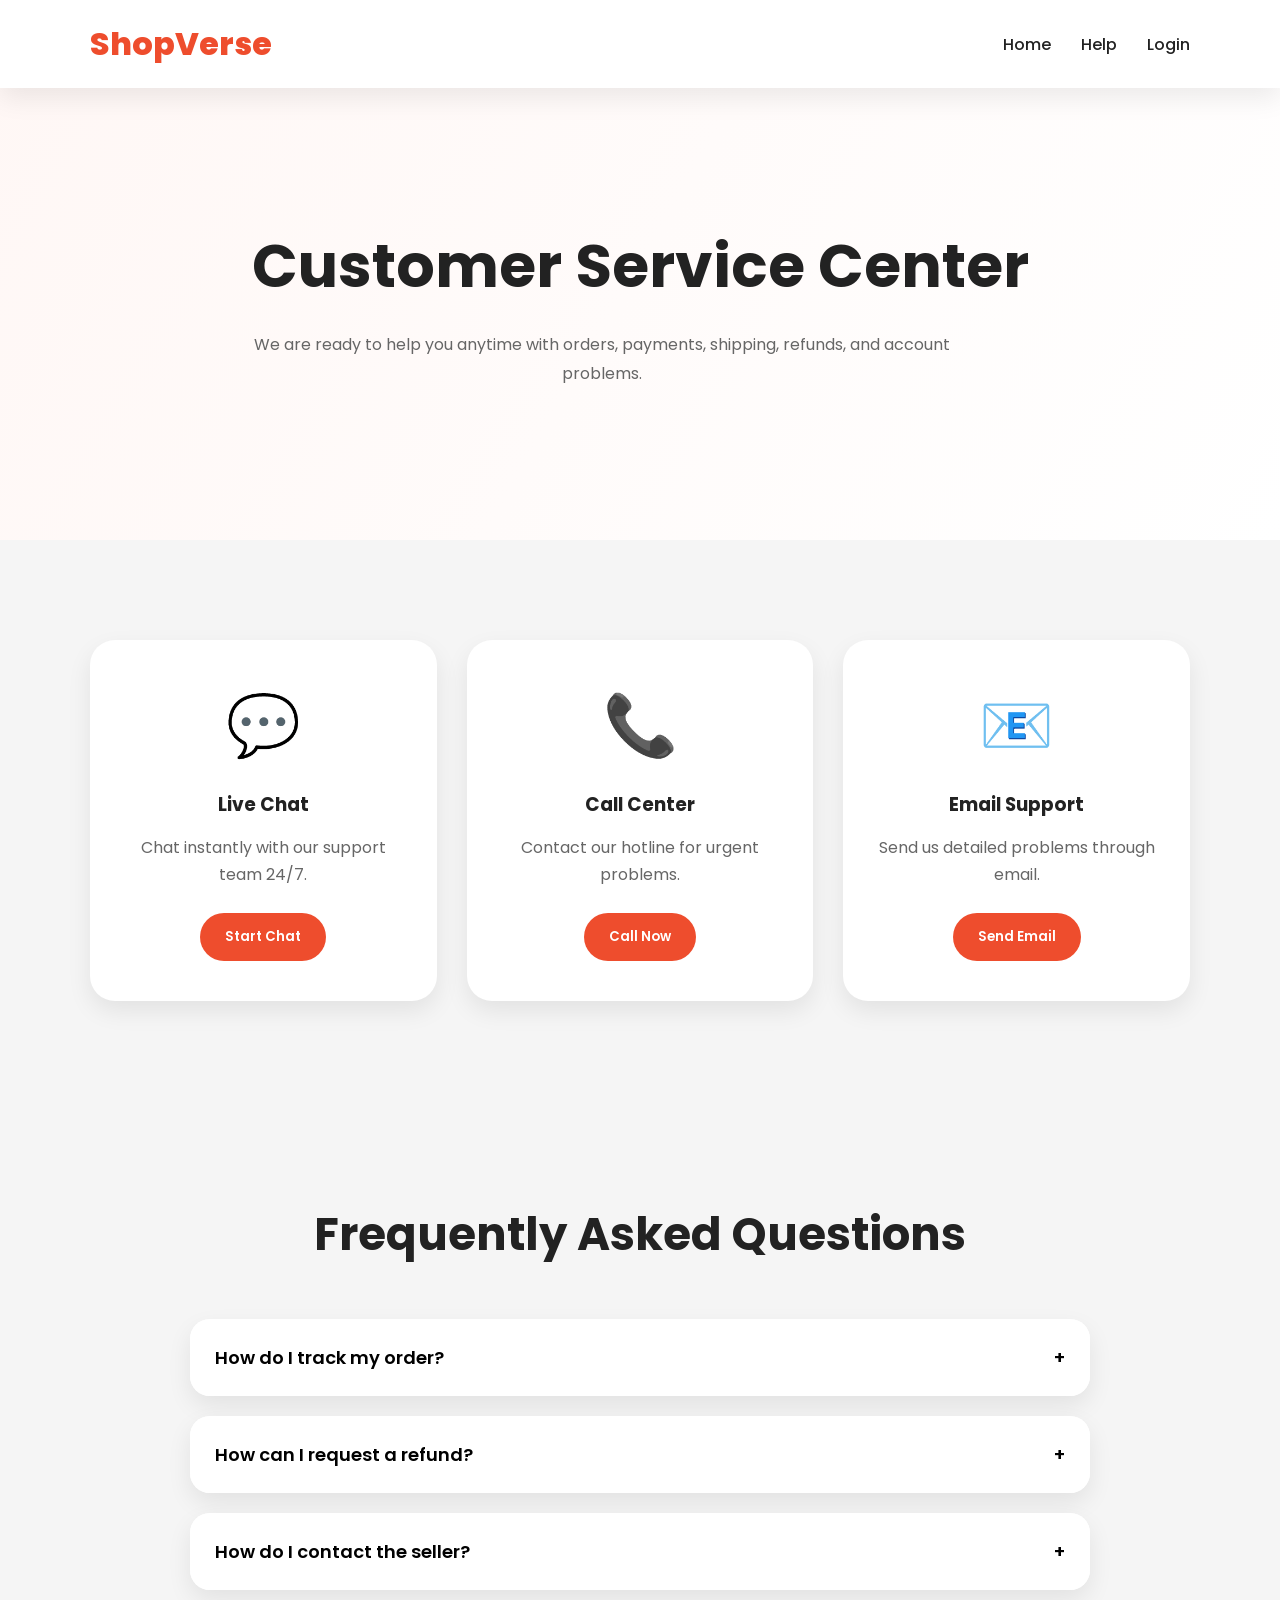
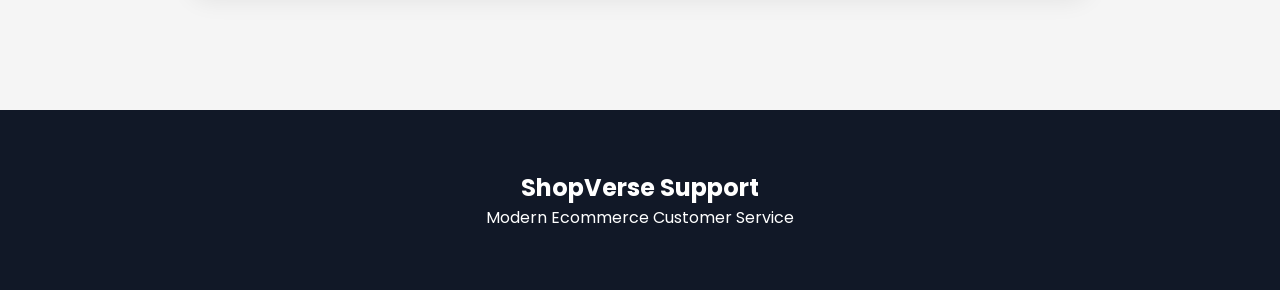
<file: customer-service.html>
<!doctype html>
<html lang="en">
  <head>
    <meta charset="UTF-8" />

    <meta name="viewport" content="width=device-width, initial-scale=1.0" />

    <title>Customer Service | ShopVerse</title>

    <!-- GOOGLE FONT -->
    <link rel="preconnect" href="https://fonts.googleapis.com" />

    <link rel="preconnect" href="https://fonts.gstatic.com" crossorigin />

    <link
      href="https://fonts.googleapis.com/css2?family=Poppins:wght@300;400;500;600;700;800&display=swap"
      rel="stylesheet"
    />

    <!-- CSS -->
    <link rel="stylesheet" href="customer-service.css" />
  </head>

  <body>
    <!-- HEADER -->
    <header>
      <div class="navbar">
        <a href="index.html" class="logo"> ShopVerse </a>

        <div class="nav-links">
          <a href="index.html"> Home </a>

          <a href="help.html"> Help </a>

          <a href="login.html"> Login </a>
        </div>
      </div>
    </header>

    <!-- HERO -->
    <section class="hero">
      <div class="hero-content">
        <h1>Customer Service Center</h1>

        <p>
          We are ready to help you anytime with orders, payments, shipping,
          refunds, and account problems.
        </p>
      </div>
    </section>

    <!-- SUPPORT CARDS -->
    <section class="support-section">
      <div class="support-grid">
        <!-- CARD -->
        <div class="support-card">
          <div class="icon">💬</div>

          <h3>Live Chat</h3>

          <p>Chat instantly with our support team 24/7.</p>

          <button class="support-btn">Start Chat</button>
        </div>

        <!-- CARD -->
        <div class="support-card">
          <div class="icon">📞</div>

          <h3>Call Center</h3>

          <p>Contact our hotline for urgent problems.</p>

          <button class="support-btn">Call Now</button>
        </div>

        <!-- CARD -->
        <div class="support-card">
          <div class="icon">📧</div>

          <h3>Email Support</h3>

          <p>Send us detailed problems through email.</p>

          <button class="support-btn">Send Email</button>
        </div>
      </div>
    </section>

    <!-- FAQ -->
    <section class="faq-section">
      <h2>Frequently Asked Questions</h2>

      <div class="faq-container">
        <!-- FAQ -->
        <div class="faq-item">
          <button class="faq-question">
            How do I track my order?

            <span> + </span>
          </button>

          <div class="faq-answer">
            <p>
              You can track your order inside your account dashboard under "My
              Orders".
            </p>
          </div>
        </div>

        <!-- FAQ -->
        <div class="faq-item">
          <button class="faq-question">
            How can I request a refund?

            <span> + </span>
          </button>

          <div class="faq-answer">
            <p>
              Refund requests can be submitted within 7 days after receiving the
              product.
            </p>
          </div>
        </div>

        <!-- FAQ -->
        <div class="faq-item">
          <button class="faq-question">
            How do I contact the seller?

            <span> + </span>
          </button>

          <div class="faq-answer">
            <p>Open the product page and click the "Chat Seller" button.</p>
          </div>
        </div>
      </div>
    </section>

    <!-- FOOTER -->
    <footer>
      <h2>ShopVerse Support</h2>

      <p>Modern Ecommerce Customer Service</p>
    </footer>

    <!-- JAVASCRIPT -->
    <script src="customer-service.js"></script>
  </body>
</html>
</file>
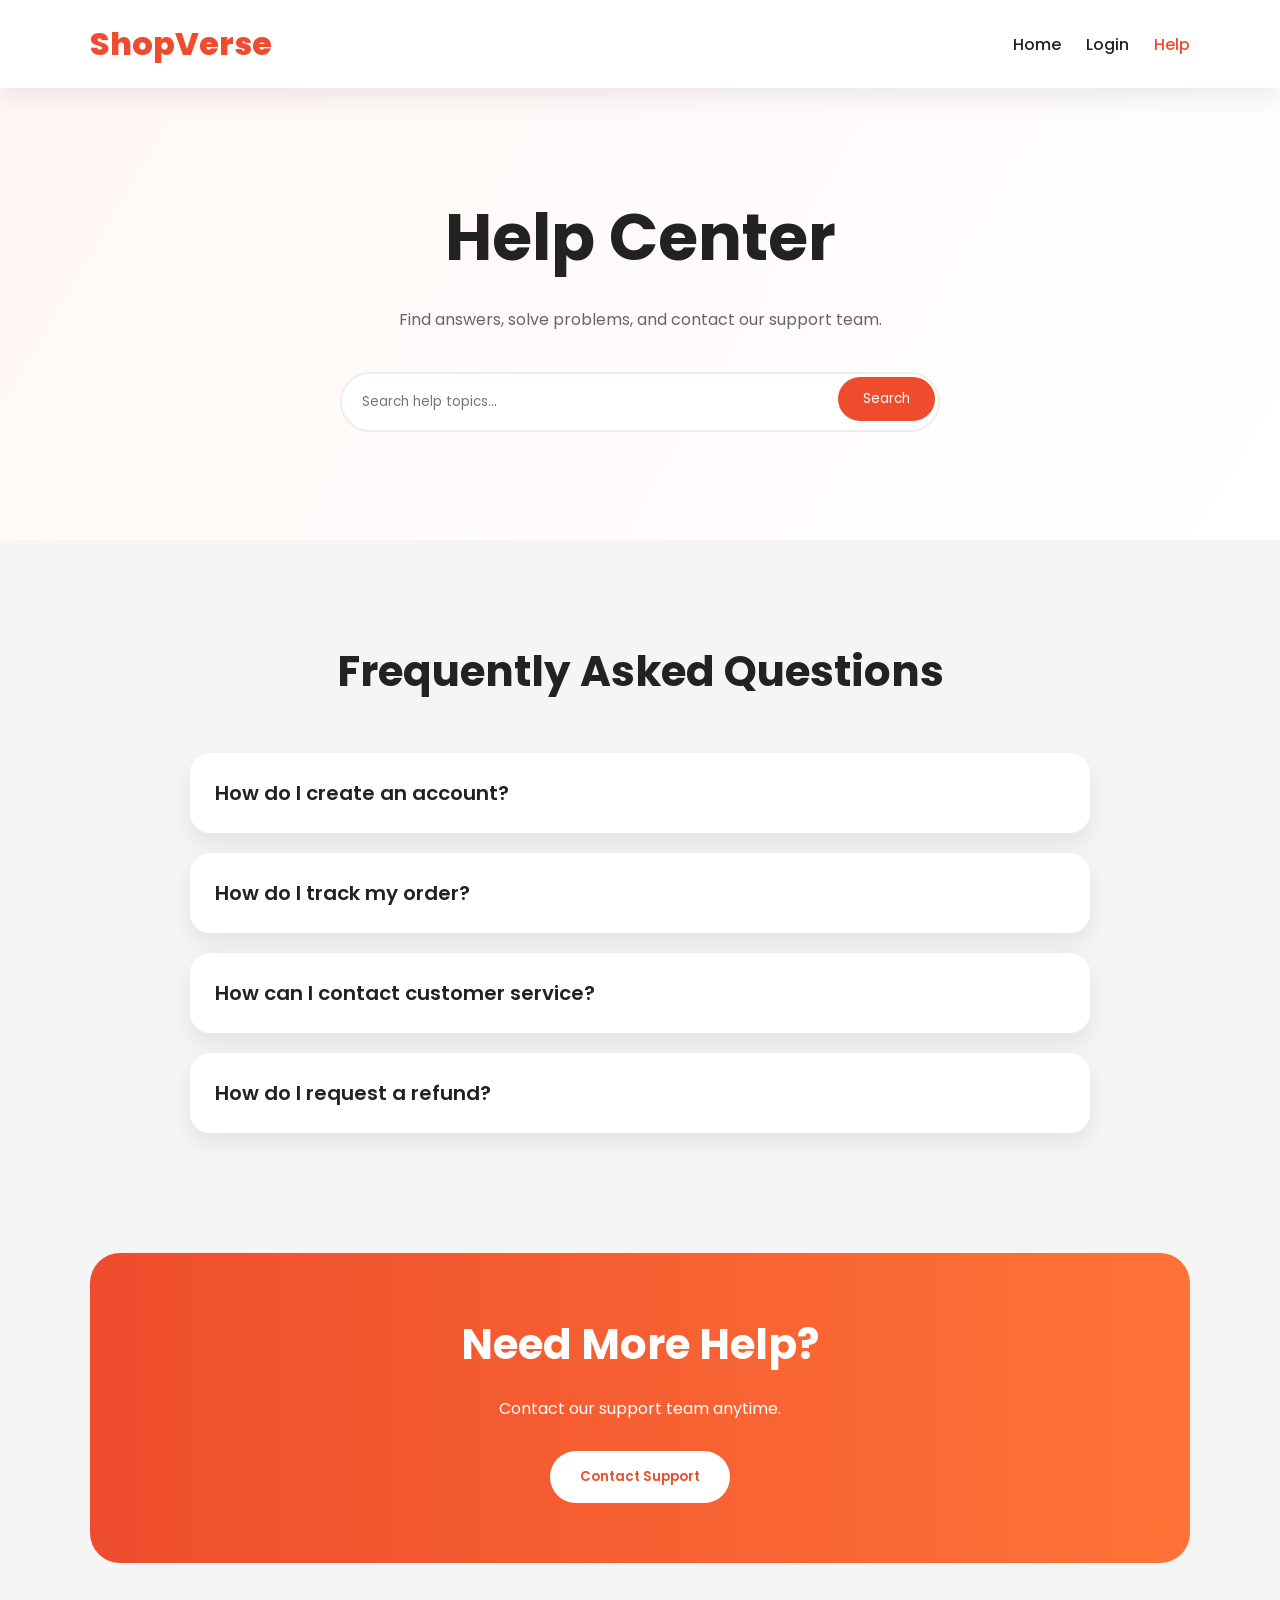
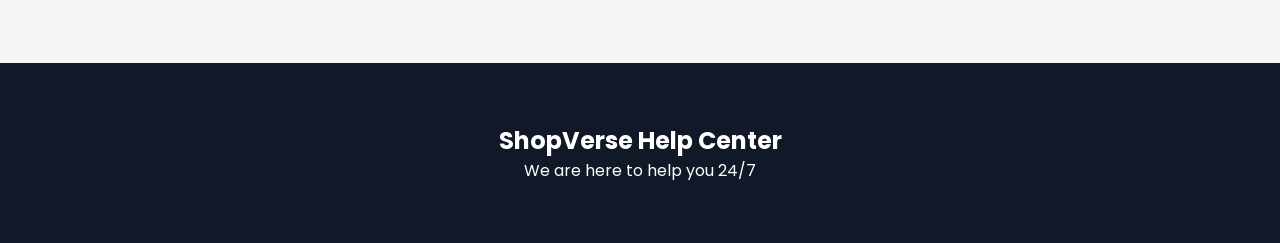
<file: help.html>
<!doctype html>
<html lang="en">
  <head>
    <meta charset="UTF-8" />
    <meta name="viewport" content="width=device-width, initial-scale=1.0" />

    <title>Help Center - ShopVerse</title>

    <!-- GOOGLE FONT -->
    <link rel="preconnect" href="https://fonts.googleapis.com" />
    <link rel="preconnect" href="https://fonts.gstatic.com" crossorigin />

    <link
      href="https://fonts.googleapis.com/css2?family=Poppins:wght@300;400;500;600;700;800&display=swap"
      rel="stylesheet"
    />

    <!-- CSS -->
    <link rel="stylesheet" href="help.css" />
  </head>

  <body>
    <!-- HEADER -->
    <header>
      <div class="navbar">
        <a href="index.html" class="logo"> ShopVerse </a>

        <div class="nav-links">
          <a href="index.html">Home</a>
          <a href="login.html">Login</a>
          <a href="help.html" class="active"> Help </a>
        </div>
      </div>
    </header>

    <!-- HERO -->
    <section class="hero">
      <h1>Help Center</h1>

      <p>Find answers, solve problems, and contact our support team.</p>

      <div class="search-box">
        <input
          type="text"
          id="searchInput"
          placeholder="Search help topics..."
        />

        <button id="searchBtn">Search</button>
      </div>
    </section>

    <!-- FAQ -->
    <section class="faq-section">
      <div class="section-title">
        <h2>Frequently Asked Questions</h2>
      </div>

      <div class="faq-container">
        <!-- FAQ ITEM -->
        <div class="faq-item">
          <div class="faq-question">How do I create an account?</div>

          <div class="faq-answer">
            You can create an account by clicking the Register button on the
            Login page.
          </div>
        </div>

        <!-- FAQ ITEM -->
        <div class="faq-item">
          <div class="faq-question">How do I track my order?</div>

          <div class="faq-answer">
            Open your account dashboard and go to Order History to track your
            shipment.
          </div>
        </div>

        <!-- FAQ ITEM -->
        <div class="faq-item">
          <div class="faq-question">How can I contact customer service?</div>

          <div class="faq-answer">
            You can contact us through live chat, email, or our customer service
            hotline.
          </div>
        </div>

        <!-- FAQ ITEM -->
        <div class="faq-item">
          <div class="faq-question">How do I request a refund?</div>

          <div class="faq-answer">
            Refund requests can be submitted from the order details page within
            7 days.
          </div>
        </div>
      </div>
    </section>

    <!-- CONTACT -->
    <section class="contact-section">
      <div class="contact-card">
        <h2>Need More Help?</h2>

        <p>Contact our support team anytime.</p>

        <button id="contactBtn">Contact Support</button>
      </div>
    </section>

    <!-- FOOTER -->
    <footer>
      <h2>ShopVerse Help Center</h2>

      <p>We are here to help you 24/7</p>
    </footer>

    <!-- JAVASCRIPT -->
    <script src="help.js"></script>
  </body>
</html>
</file>
<file: customer-service.css>
* {
  margin: 0;
  padding: 0;
  box-sizing: border-box;
  font-family: "Poppins", sans-serif;
}

:root {
  --primary: #ee4d2d;
  --secondary: #ff7337;
  --dark: #111827;
  --light: #f5f5f5;
}

body {
  background: var(--light);
  color: #222;
}

/* HEADER */
header {
  position: fixed;
  top: 0;
  left: 0;
  width: 100%;
  z-index: 1000;
}

.navbar {
  background: white;

  padding: 20px 7%;

  display: flex;
  justify-content: space-between;
  align-items: center;

  box-shadow: 0 10px 25px rgba(0, 0, 0, 0.08);
}

.logo {
  font-size: 32px;
  font-weight: 800;

  color: var(--primary);

  text-decoration: none;
}

.nav-links {
  display: flex;
  gap: 30px;
}

.nav-links a {
  text-decoration: none;
  color: #222;

  font-weight: 500;
}

/* HERO */
.hero {
  min-height: 60vh;

  display: flex;
  justify-content: center;
  align-items: center;

  text-align: center;

  padding: 150px 7% 80px;

  background: linear-gradient(120deg, #fff7f5, white);
}

.hero-content h1 {
  font-size: 60px;

  margin-bottom: 20px;
}

.hero-content p {
  max-width: 700px;

  color: #666;

  line-height: 1.8;
}

/* SUPPORT */
.support-section {
  padding: 100px 7%;
}

.support-grid {
  display: grid;

  grid-template-columns: repeat(auto-fit, minmax(250px, 1fr));

  gap: 30px;
}

.support-card {
  background: white;

  padding: 40px 30px;

  border-radius: 25px;

  text-align: center;

  box-shadow: 0 10px 25px rgba(0, 0, 0, 0.08);

  transition: 0.3s;
}

.support-card:hover {
  transform: translateY(-10px);
}

.icon {
  font-size: 60px;

  margin-bottom: 20px;
}

.support-card h3 {
  margin-bottom: 15px;
}

.support-card p {
  color: #666;

  line-height: 1.7;

  margin-bottom: 25px;
}

.support-btn {
  padding: 14px 25px;

  border: none;
  border-radius: 50px;

  background: var(--primary);
  color: white;

  cursor: pointer;

  font-weight: 600;
}

/* FAQ */
.faq-section {
  padding: 100px 7%;
}

.faq-section h2 {
  text-align: center;

  font-size: 45px;

  margin-bottom: 50px;
}

.faq-container {
  max-width: 900px;
  margin: auto;
}

.faq-item {
  background: white;

  margin-bottom: 20px;

  border-radius: 20px;

  overflow: hidden;

  box-shadow: 0 10px 25px rgba(0, 0, 0, 0.08);
}

.faq-question {
  width: 100%;

  padding: 25px;

  border: none;

  background: white;

  display: flex;
  justify-content: space-between;
  align-items: center;

  cursor: pointer;

  font-size: 18px;
  font-weight: 600;
}

.faq-answer {
  max-height: 0;

  overflow: hidden;

  transition: 0.3s;
}

.faq-answer p {
  padding: 0 25px 25px;

  color: #666;

  line-height: 1.7;
}

/* FOOTER */
footer {
  background: var(--dark);

  color: white;

  text-align: center;

  padding: 60px 20px;
}

/* MOBILE */
@media (max-width: 900px) {
  .hero-content h1 {
    font-size: 42px;
  }

  .navbar {
    flex-direction: column;
    gap: 20px;
  }
}
</file>
<file: help.css>
* {
  margin: 0;
  padding: 0;
  box-sizing: border-box;
  font-family: "Poppins", sans-serif;
}

:root {
  --primary: #ee4d2d;
  --secondary: #ff7337;
  --dark: #111827;
  --light: #f5f5f5;
  --shadow: 0 10px 25px rgba(0, 0, 0, 0.08);
}

body {
  background: var(--light);
  color: #222;
}

/* HEADER */
header {
  position: fixed;
  top: 0;
  left: 0;
  width: 100%;
  z-index: 1000;
}

.navbar {
  background: white;

  display: flex;
  justify-content: space-between;
  align-items: center;

  padding: 20px 7%;

  box-shadow: var(--shadow);
}

.logo {
  font-size: 32px;
  font-weight: 800;

  color: var(--primary);

  text-decoration: none;
}

.nav-links {
  display: flex;
  gap: 25px;
}

.nav-links a {
  text-decoration: none;
  color: #222;
  font-weight: 500;
}

.nav-links .active {
  color: var(--primary);
}

/* HERO */
.hero {
  min-height: 60vh;

  display: flex;
  flex-direction: column;
  justify-content: center;
  align-items: center;

  text-align: center;

  padding: 160px 7% 80px;

  background: linear-gradient(120deg, #fff7f5, #ffffff);
}

.hero h1 {
  font-size: 65px;

  margin-bottom: 20px;
}

.hero p {
  color: #666;

  margin-bottom: 40px;
}

/* SEARCH */
.search-box {
  width: 100%;
  max-width: 600px;

  position: relative;
}

.search-box input {
  width: 100%;

  padding: 18px 20px;

  border-radius: 50px;
  border: 2px solid #eee;

  outline: none;
}

.search-box button {
  position: absolute;

  right: 5px;
  top: 5px;

  padding: 12px 25px;

  border: none;
  border-radius: 50px;

  background: var(--primary);
  color: white;

  cursor: pointer;
}

/* SECTION */
section {
  padding: 100px 7%;
}

.section-title {
  text-align: center;

  margin-bottom: 50px;
}

.section-title h2 {
  font-size: 42px;
}

/* FAQ */
.faq-container {
  max-width: 900px;
  margin: auto;
}

.faq-item {
  background: white;

  padding: 25px;

  border-radius: 20px;

  margin-bottom: 20px;

  box-shadow: var(--shadow);

  cursor: pointer;

  transition: 0.3s;
}

.faq-item:hover {
  transform: translateY(-5px);
}

.faq-question {
  font-size: 20px;
  font-weight: 600;
}

.faq-answer {
  margin-top: 15px;

  color: #666;

  display: none;
}

.faq-item.active .faq-answer {
  display: block;
}

/* CONTACT */
.contact-section {
  padding-top: 0;
}

.contact-card {
  background: linear-gradient(90deg, var(--primary), var(--secondary));

  color: white;

  text-align: center;

  padding: 60px 40px;

  border-radius: 30px;
}

.contact-card h2 {
  font-size: 42px;

  margin-bottom: 20px;
}

.contact-card p {
  margin-bottom: 30px;
}

.contact-card button {
  padding: 16px 30px;

  border: none;
  border-radius: 50px;

  background: white;
  color: var(--primary);

  font-weight: 600;

  cursor: pointer;
}

/* FOOTER */
footer {
  background: var(--dark);
  color: white;

  text-align: center;

  padding: 60px 20px;
}

/* RESPONSIVE */
@media (max-width: 900px) {
  .hero h1 {
    font-size: 45px;
  }

  .navbar {
    flex-direction: column;
    gap: 20px;
  }
}
</file>
